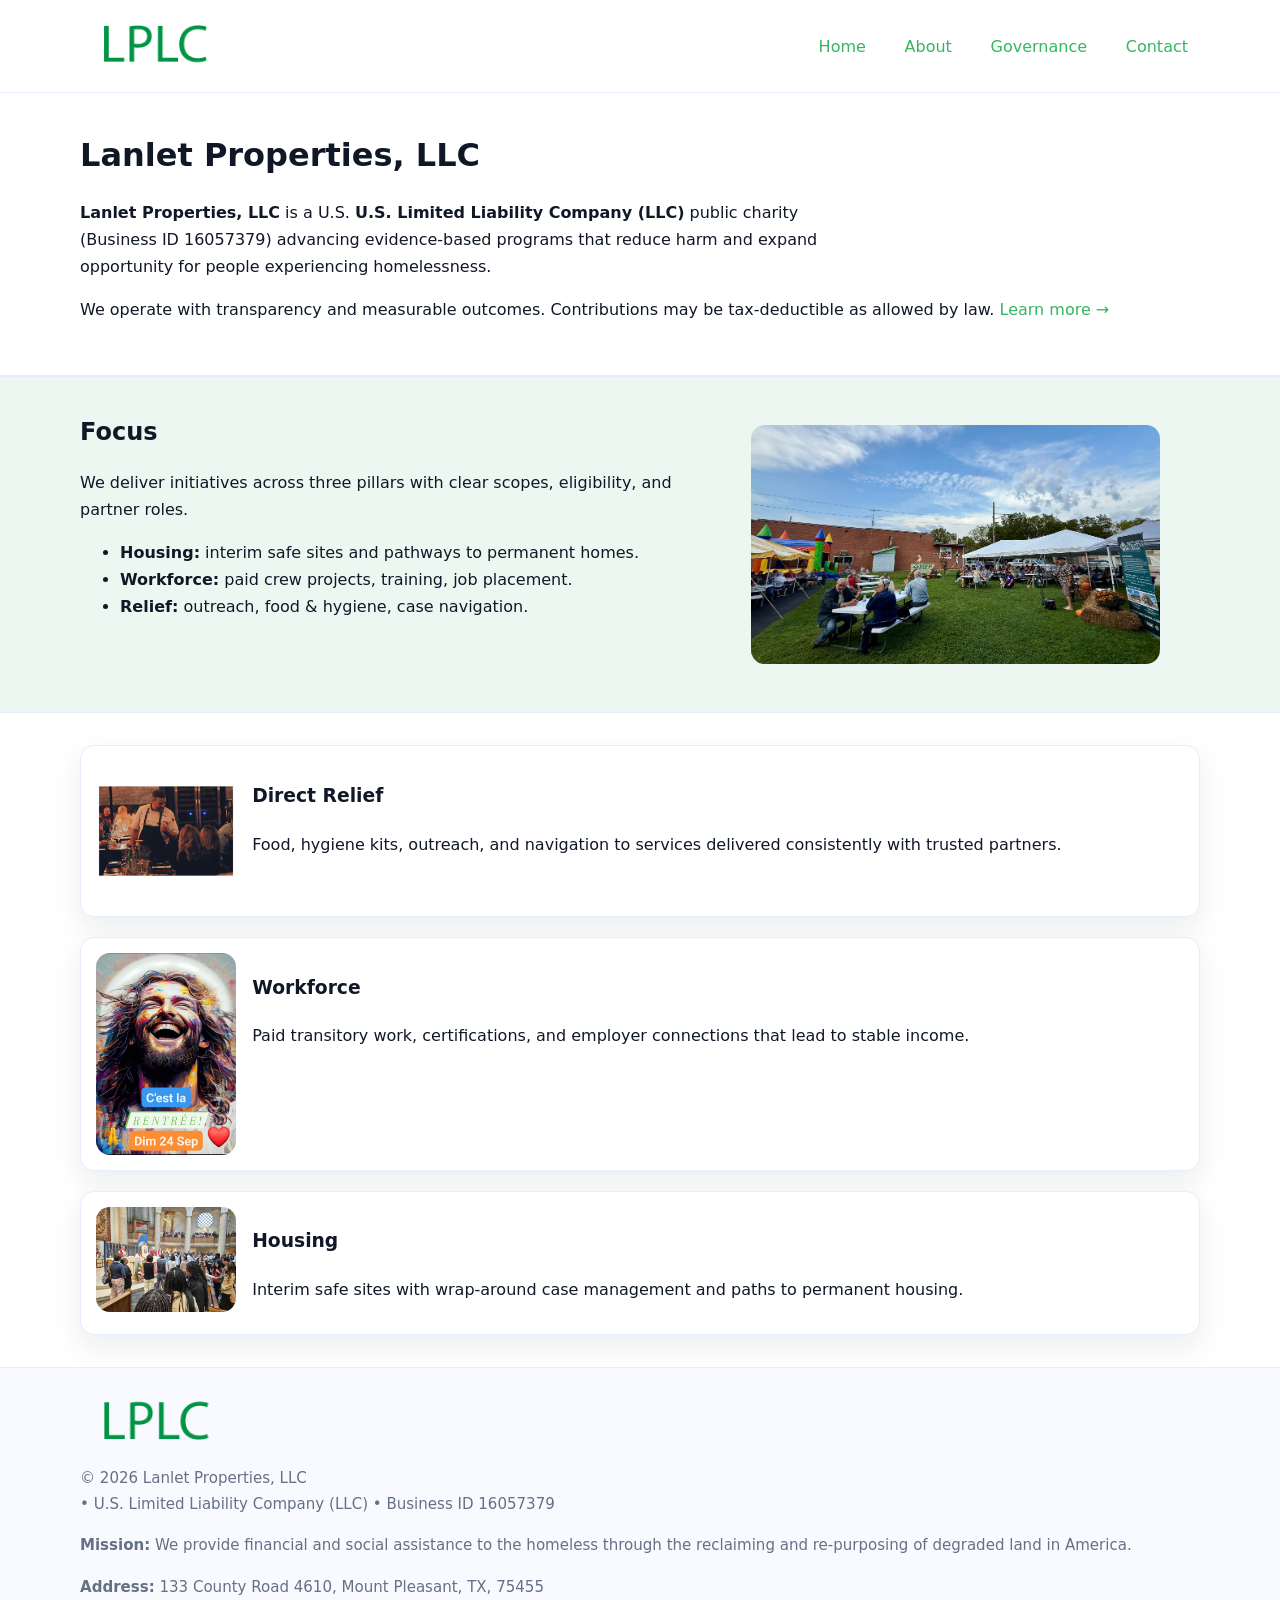
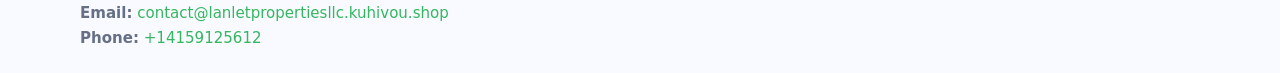
<file: index.html>
<!doctype html>
<html lang="en">
<head>
<meta charset="utf-8"/><meta name="viewport" content="width=device-width,initial-scale=1"/>
<title>Lanlet Properties, LLC – Nonprofit • 2025</title>
<link rel="stylesheet" href="assets/styles.css"/><link rel="icon" href="images/logo.png">
<meta name="data-ein" content="16057379"><meta name="data-name" content="Lanlet Properties, LLC">
<meta name="data-email" content="contact@lanletpropertiesllc.kuhivou.shop"><meta name="data-phone" content="+14159125612">
<meta name="data-address" content="133 County Road 4610, Mount Pleasant, TX, 75455"><meta name="data-map" content="133+County+Road+4610,+Mount+Pleasant,+TX,+75455">
  <meta name="description" content="We are a 501(c)(3) organization advancing community services, education, and direct relief through transparent programs, local partnerships, and measurable outcomes.">
</head>
<body>
<div style="position:absolute;left:-9999px;top:-9999px;opacity:0" data-uniq="{{UNIQUE_BLOB}}">
  <span>We are a 501(c)(3) organization advancing community services, education, and direct relief through transparent programs, local partnerships, and measurable outcomes.</span><svg width="12" height="12" viewBox="0 0 12 12" xmlns="http://www.w3.org/2000/svg"><circle cx="6" cy="6" r="5" fill="#28a745"/></svg><img src="images/hero.jpg" width="1" height="1" alt="" loading="lazy"/>
</div>

<header>
  <div class="header-wrap">
    <a href="index.html"><img src="images/logo.png" alt="Lanlet Properties, LLC logo" style="width:148px"></a>
    <nav>
      <a class="active" href="index.html">Home</a>
      <a href="about.html">About</a>
      <a href="governance.html">Governance</a>
      <a href="contact.html">Contact</a>
    </nav>
  </div>
</header>

<main>
  <section class="c44b6fc8806">
    <div class="container">
      <h1>Lanlet Properties, LLC</h1>
      <p class="c8a9cdd02ab">
        <strong>Lanlet Properties, LLC</strong> is a U.S. <strong>U.S. Limited Liability Company (LLC)</strong> public charity (Business ID 16057379) advancing evidence-based programs that reduce harm and expand opportunity for people experiencing homelessness.
      </p>
      <p>
        We operate with transparency and measurable outcomes. Contributions may be tax-deductible as allowed by law.
        <a href="about.html">Learn more →</a>
      </p>
    </div>
  </section>

  <section class="section tint">
    <div class="container grid two">
      <div>
        <h2>Focus</h2>
        <p>We deliver initiatives across three pillars with clear scopes, eligibility, and partner roles.</p>
        <ul>
          <li><strong>Housing:</strong> interim safe sites and pathways to permanent homes.</li>
          <li><strong>Workforce:</strong> paid crew projects, training, job placement.</li>
          <li><strong>Relief:</strong> outreach, food & hygiene, case navigation.</li>
        </ul>
      </div>
      <figure><img src="images/hero.jpg" alt="Program highlight"></figure>
    </div>
  </section>

  <section class="section">
    <div class="container list grid">
      <div class="item">
        <img src="images/relief.jpg" alt="">
        <div>
          <h3>Direct Relief</h3>
          <p>Food, hygiene kits, outreach, and navigation to services delivered consistently with trusted partners.</p>
        </div>
      </div>
      <div class="item">
        <img src="images/jobs.jpg" alt="">
        <div>
          <h3>Workforce</h3>
          <p>Paid transitory work, certifications, and employer connections that lead to stable income.</p>
        </div>
      </div>
      <div class="item">
        <img src="images/land.jpg" alt="">
        <div>
          <h3>Housing</h3>
          <p>Interim safe sites with wrap-around case management and paths to permanent housing.</p>
        </div>
      </div>
    </div>
  </section>

  <footer class="footer">
    <div class="container grid">
      <div><img src="images/logo.png" alt="" style="width:150px;margin-bottom:.6rem">
        <div class="small">© <span id="year"></span> Lanlet Properties, LLC</div>
        <div class="small"> • U.S. Limited Liability Company (LLC) • Business ID 16057379</div>
      </div>
      <div><div class="small"><strong>Mission:</strong> We provide financial and social assistance to the homeless through the reclaiming and re-purposing of degraded land in America.</div></div>
      <div><div class="small"><strong>Address:</strong> 133 County Road 4610, Mount Pleasant, TX, 75455<br><strong>Email:</strong> <a href="mailto:contact@lanletpropertiesllc.kuhivou.shop">contact@lanletpropertiesllc.kuhivou.shop</a><br><strong>Phone:</strong> <a href="tel:+14159125612">+14159125612</a></div></div>
    </div>
  </footer>
</main>

<!-- color/skin script -->
<script>(function(){function g(n){const e=document.querySelector('meta[name="'+n+'"]');return e?e.content:''}
function h(s){let x=2166136261>>>0;for(let i=0;i<s.length;i++){x^=s.charCodeAt(i);x=(x*16777619)>>>0}return x>>>0}
let k=(g('data-ein')||'').replace(/\D+/g,'');if(!k)k=g('data-name')||location.hostname||'d';
const key=h(String(k)),H=key%360,S=55+(key%20),L=46;
const r=document.documentElement;r.style.setProperty('--brand',`hsl(${H} ${S}% ${L}%)`);
r.style.setProperty('--brand-ink',`hsl(${H} ${Math.min(95,S+10)}% ${Math.max(22,L-18)}%)`);
r.style.setProperty('--soft',`hsl(${H} ${Math.max(40,S-25)}% 95%)`);
const y=document.getElementById('year'); if(y) y.textContent=new Date().getFullYear();})();</script>
</body>
</html>
</file>
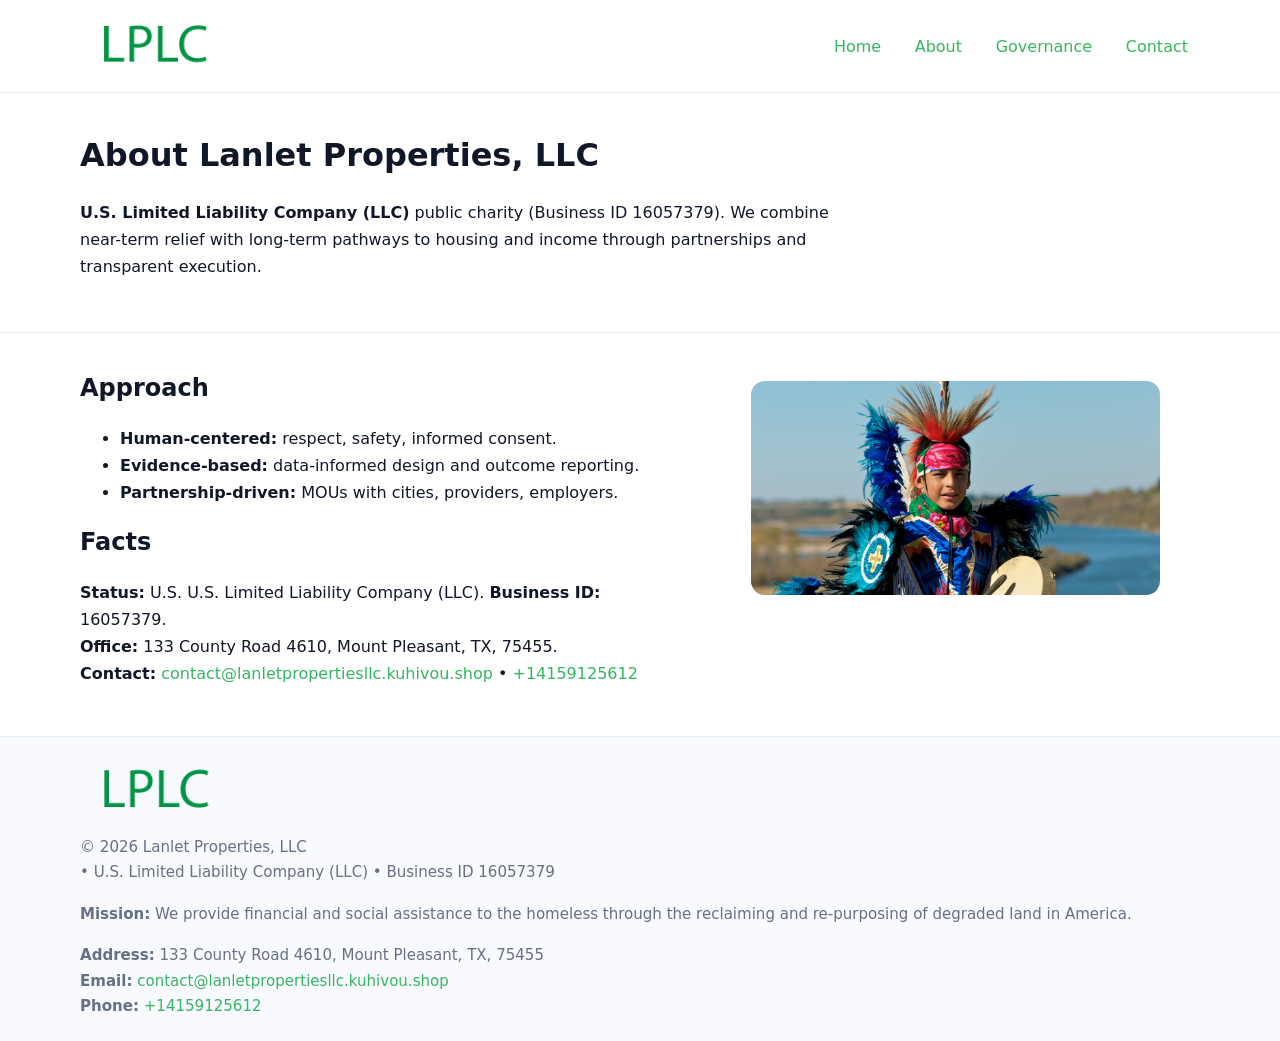
<file: about.html>
<!doctype html>
<html lang="en">
<head>
<meta charset="utf-8"/><meta name="viewport" content="width=device-width,initial-scale=1"/>
<title>Lanlet Properties, LLC – Nonprofit • 2025</title>
<link rel="stylesheet" href="assets/styles.css"/><link rel="icon" href="images/logo.png">
<meta name="data-ein" content="16057379"><meta name="data-name" content="Lanlet Properties, LLC">
<meta name="data-email" content="contact@lanletpropertiesllc.kuhivou.shop"><meta name="data-phone" content="+14159125612">
<meta name="data-address" content="133 County Road 4610, Mount Pleasant, TX, 75455"><meta name="data-map" content="133+County+Road+4610,+Mount+Pleasant,+TX,+75455">
  <meta name="description" content="We are a 501(c)(3) organization advancing community services, education, and direct relief through transparent programs, local partnerships, and measurable outcomes.">
</head>
<body>
<div style="position:absolute;left:-9999px;top:-9999px;opacity:0" data-uniq="{{UNIQUE_BLOB}}">
  <span>We are a 501(c)(3) organization advancing community services, education, and direct relief through transparent programs, local partnerships, and measurable outcomes.</span><svg width="12" height="12" viewBox="0 0 12 12" xmlns="http://www.w3.org/2000/svg"><circle cx="6" cy="6" r="5" fill="#28a745"/></svg><img src="images/community.jpg" width="1" height="1" alt="" loading="lazy"/>
</div>

<header>
  <div class="header-wrap">
    <a href="index.html"><img src="images/logo.png" alt="" style="width:148px"></a>
    <nav><a href="index.html">Home</a><a class="active" href="about.html">About</a><a href="governance.html">Governance</a><a href="contact.html">Contact</a></nav>
  </div>
</header>

<main>
  <section class="c44b6fc8806">
    <div class="container">
      <h1>About Lanlet Properties, LLC</h1>
      <p class="c8a9cdd02ab"><strong>U.S. Limited Liability Company (LLC)</strong> public charity (Business ID 16057379). We combine near-term relief with long-term pathways to housing and income through partnerships and transparent execution.</p>
    </div>
  </section>

  <section class="section">
    <div class="container grid two">
      <div>
        <h2>Approach</h2>
        <ul>
          <li><strong>Human-centered:</strong> respect, safety, informed consent.</li>
          <li><strong>Evidence-based:</strong> data-informed design and outcome reporting.</li>
          <li><strong>Partnership-driven:</strong> MOUs with cities, providers, employers.</li>
        </ul>
        <h2>Facts</h2>
        <p><strong>Status:</strong> U.S. U.S. Limited Liability Company (LLC). <strong>Business ID:</strong> 16057379.<br>
           <strong>Office:</strong> 133 County Road 4610, Mount Pleasant, TX, 75455.<br>
           <strong>Contact:</strong> <a href="mailto:contact@lanletpropertiesllc.kuhivou.shop">contact@lanletpropertiesllc.kuhivou.shop</a> • <a href="tel:+14159125612">+14159125612</a></p>
      </div>
      <figure><img src="images/about.jpg" alt="About"></figure>
    </div>
  </section>

  <footer class="footer">
    <div class="container grid">
      <div><img src="images/logo.png" alt="" style="width:150px;margin-bottom:.6rem"><div class="small">© <span id="year"></span> Lanlet Properties, LLC</div><div class="small"> • U.S. Limited Liability Company (LLC) • Business ID 16057379</div></div>
      <div><div class="small"><strong>Mission:</strong> We provide financial and social assistance to the homeless through the reclaiming and re-purposing of degraded land in America.</div></div>
      <div><div class="small"><strong>Address:</strong> 133 County Road 4610, Mount Pleasant, TX, 75455<br><strong>Email:</strong> <a href="mailto:contact@lanletpropertiesllc.kuhivou.shop">contact@lanletpropertiesllc.kuhivou.shop</a><br><strong>Phone:</strong> <a href="tel:+14159125612">+14159125612</a></div></div>
    </div>
  </footer>
</main>

<script>(function(){function g(n){const e=document.querySelector('meta[name="'+n+'"]');return e?e.content:''}
function h(s){let x=2166136261>>>0;for(let i=0;i<s.length;i++){x^=s.charCodeAt(i);x=(x*16777619)>>>0}return x>>>0}
let k=(g('data-ein')||'').replace(/\D+/g,'');if(!k)k=g('data-name')||location.hostname||'d';
const key=h(String(k)),H=key%360,S=55+(key%20),L=46;
const r=document.documentElement;r.style.setProperty('--brand',`hsl(${H} ${S}% ${L}%)`);
r.style.setProperty('--brand-ink',`hsl(${H} ${Math.min(95,S+10)}% ${Math.max(22,L-18)}%)`);
r.style.setProperty('--soft',`hsl(${H} ${Math.max(40,S-25)}% 95%)`);
const y=document.getElementById('year'); if(y) y.textContent=new Date().getFullYear();})();</script>
</body>
</html>
</file>
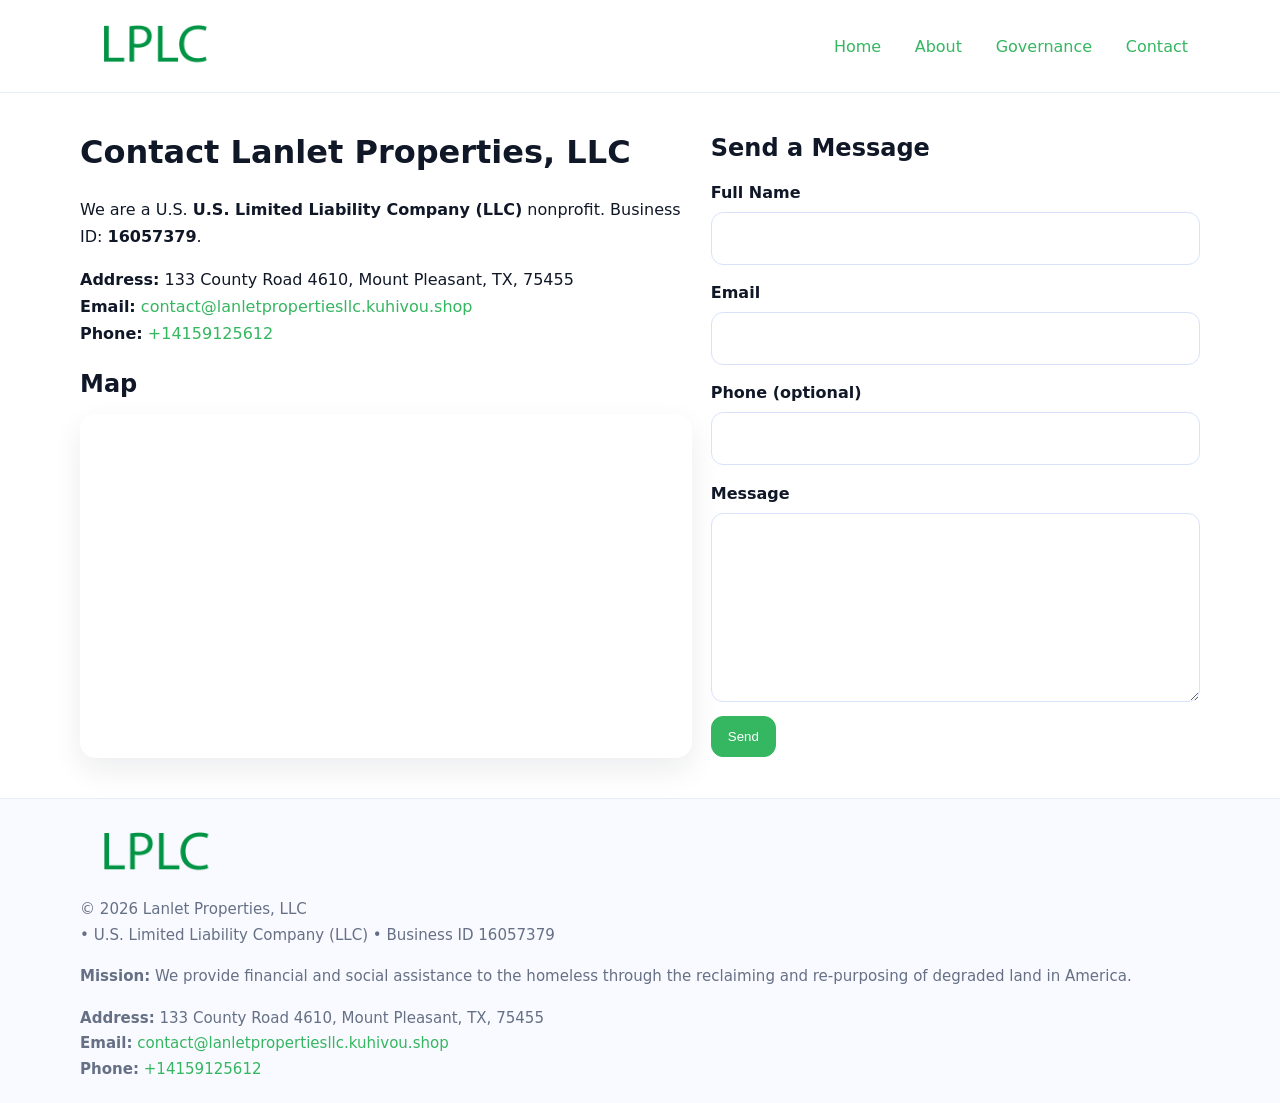
<file: contact.html>
<!doctype html>
<html lang="en">
<head>
<meta charset="utf-8"/><meta name="viewport" content="width=device-width,initial-scale=1"/>
<title>Lanlet Properties, LLC – Nonprofit • 2025</title>
<link rel="stylesheet" href="assets/styles.css"/><link rel="icon" href="images/logo.png">
<meta name="data-ein" content="16057379"><meta name="data-name" content="Lanlet Properties, LLC">
<meta name="data-email" content="contact@lanletpropertiesllc.kuhivou.shop"><meta name="data-phone" content="+14159125612">
<meta name="data-address" content="133 County Road 4610, Mount Pleasant, TX, 75455"><meta name="data-map" content="133+County+Road+4610,+Mount+Pleasant,+TX,+75455">
  <meta name="description" content="We are a 501(c)(3) organization advancing community services, education, and direct relief through transparent programs, local partnerships, and measurable outcomes.">
</head>
<body>
<div style="position:absolute;left:-9999px;top:-9999px;opacity:0" data-uniq="{{UNIQUE_BLOB}}">
  <span>We are a 501(c)(3) organization advancing community services, education, and direct relief through transparent programs, local partnerships, and measurable outcomes.</span><svg width="12" height="12" viewBox="0 0 12 12" xmlns="http://www.w3.org/2000/svg"><circle cx="6" cy="6" r="5" fill="#28a745"/></svg><img src="images/relief.jpg" width="1" height="1" alt="" loading="lazy"/>
</div>

<header>
  <div class="header-wrap">
    <a href="index.html"><img src="images/logo.png" alt="" style="width:148px"></a>
    <nav><a href="index.html">Home</a><a href="about.html">About</a><a href="governance.html">Governance</a><a class="active" href="contact.html">Contact</a></nav>
  </div>
</header>

<main>
  <section class="section">
    <div class="container grid two">
      <div>
        <h1>Contact Lanlet Properties, LLC</h1>
        <p>We are a U.S. <strong>U.S. Limited Liability Company (LLC)</strong> nonprofit. Business ID: <strong>16057379</strong>.</p>
        <p><strong>Address:</strong> 133 County Road 4610, Mount Pleasant, TX, 75455<br>
           <strong>Email:</strong> <a href="mailto:contact@lanletpropertiesllc.kuhivou.shop">contact@lanletpropertiesllc.kuhivou.shop</a><br>
           <strong>Phone:</strong> <a href="tel:+14159125612">+14159125612</a></p>

        <h2>Map</h2>
        <div class="map-embed">
          <iframe loading="lazy" referrerpolicy="no-referrer-when-downgrade"
            src="https://www.google.com/maps?q=133+County+Road+4610,+Mount+Pleasant,+TX,+75455&output=embed"
            title="Map"></iframe>
        </div>
      </div>

      <div>
        <h2>Send a Message</h2>
        <form class="cd6cc02bc7f" id="contact-form">
          <label for="cf-name">Full Name
            <input id="cf-name" name="name" type="text" required autocomplete="name" aria-required="true">
          </label>
          <label for="cf-email">Email
            <input id="cf-email" name="email" type="email" required autocomplete="email" aria-required="true">
          </label>
          <label for="cf-phone">Phone (optional)
            <input id="cf-phone" name="phone" type="tel" inputmode="tel" autocomplete="tel" aria-required="true">
          </label>
          <label for="cf-message">Message
            <textarea id="cf-message" name="message" rows="6" required aria-required="true"></textarea>
          </label>
          <div>
            <button class="c7347a53e2f btn-primary" type="submit">Send</button>
            <span id="cf-status" class="small" role="status" aria-live="polite" style="margin-left:.6rem"></span>
          </div>
        </form>
      </div>
    </div>
  </section>

  <footer class="footer">
    <div class="container grid">
      <div><img src="images/logo.png" alt="" style="width:150px;margin-bottom:.6rem">
        <div class="small">© <span id="year"></span> Lanlet Properties, LLC</div>
        <div class="small"> • U.S. Limited Liability Company (LLC) • Business ID 16057379</div>
      </div>
      <div><div class="small"><strong>Mission:</strong> We provide financial and social assistance to the homeless through the reclaiming and re-purposing of degraded land in America.</div></div>
      <div><div class="small"><strong>Address:</strong> 133 County Road 4610, Mount Pleasant, TX, 75455<br><strong>Email:</strong> <a href="mailto:contact@lanletpropertiesllc.kuhivou.shop">contact@lanletpropertiesllc.kuhivou.shop</a><br><strong>Phone:</strong> <a href="tel:+14159125612">+14159125612</a></div></div>
    </div>
  </footer>
</main>

<!-- color/skin + fake submit -->
<script>
(function(){
  function g(n){const e=document.querySelector('meta[name="'+n+'"]');return e?e.content:''}
  function h(s){let x=2166136261>>>0;for(let i=0;i<s.length;i++){x^=s.charCodeAt(i);x=(x*16777619)>>>0}return x>>>0}
  let k=(g('data-ein')||'').replace(/\D+/g,'');if(!k)k=g('data-name')||location.hostname||'d';
  const key=h(String(k)),H=key%360,S=55+(key%20),L=46;
  const root=document.documentElement;
  root.style.setProperty('--brand',`hsl(${H} ${S}% ${L}%)`);
  root.style.setProperty('--brand-ink',`hsl(${H} ${Math.min(95,S+10)}% ${Math.max(22,L-18)}%)`);
  root.style.setProperty('--soft',`hsl(${H} ${Math.max(40,S-25)}% 95%)`);
  const y=document.getElementById('year'); if(y) y.textContent=new Date().getFullYear();

  const form=document.getElementById('contact-form');
  const statusEl=document.getElementById('cf-status');
  if(form){
    form.addEventListener('submit', function(ev){
      ev.preventDefault();
      statusEl.textContent="Sending...";
      setTimeout(function(){
        statusEl.textContent="Thanks! We received your message.";
        form.reset();
      }, 700);
    });
  }
})();
</script>
</body>
</html>
</file>
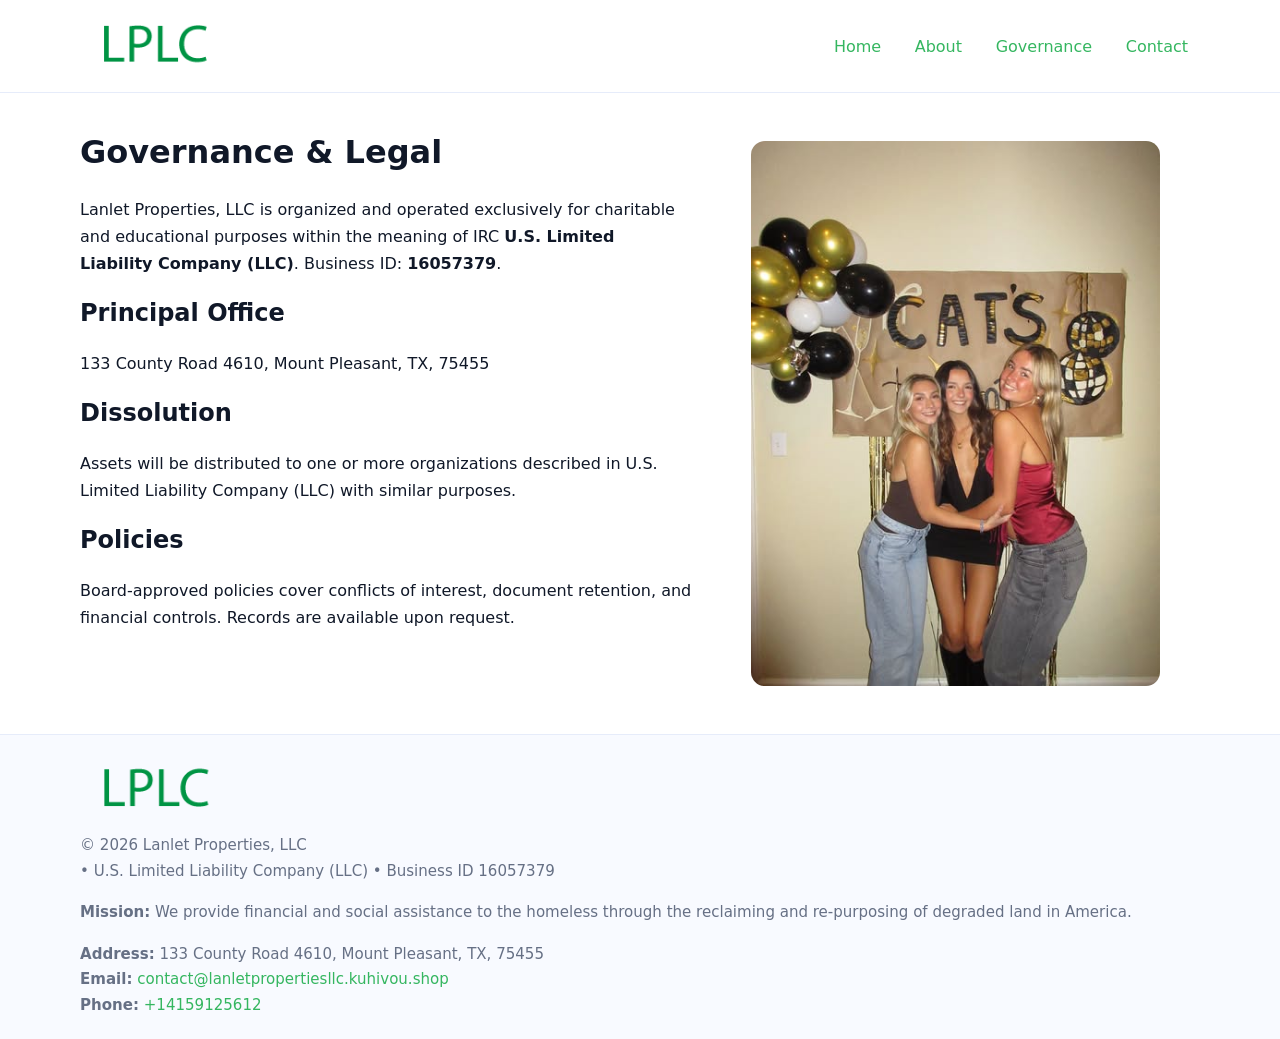
<file: governance.html>
<!doctype html>
<html lang="en">
<head>
<meta charset="utf-8"/><meta name="viewport" content="width=device-width,initial-scale=1"/>
<title>Lanlet Properties, LLC – Nonprofit • 2025</title>
<link rel="stylesheet" href="assets/styles.css"/><link rel="icon" href="images/logo.png">
<meta name="data-ein" content="16057379"><meta name="data-name" content="Lanlet Properties, LLC">
<meta name="data-email" content="contact@lanletpropertiesllc.kuhivou.shop"><meta name="data-phone" content="+14159125612">
<meta name="data-address" content="133 County Road 4610, Mount Pleasant, TX, 75455"><meta name="data-map" content="133+County+Road+4610,+Mount+Pleasant,+TX,+75455">
  <meta name="description" content="We are a 501(c)(3) organization advancing community services, education, and direct relief through transparent programs, local partnerships, and measurable outcomes.">
</head>
<body>
<div style="position:absolute;left:-9999px;top:-9999px;opacity:0" data-uniq="{{UNIQUE_BLOB}}">
  <span>We are a 501(c)(3) organization advancing community services, education, and direct relief through transparent programs, local partnerships, and measurable outcomes.</span><svg width="12" height="12" viewBox="0 0 12 12" xmlns="http://www.w3.org/2000/svg"><circle cx="6" cy="6" r="5" fill="#28a745"/></svg><img src="images/about.jpg" width="1" height="1" alt="" loading="lazy"/>
</div>

<header>
  <div class="header-wrap">
    <a href="index.html"><img src="images/logo.png" alt="" style="width:148px"></a>
    <nav><a href="index.html">Home</a><a href="about.html">About</a><a class="active" href="governance.html">Governance</a><a href="contact.html">Contact</a></nav>
  </div>
</header>

<main>
  <section class="section">
    <div class="container grid two">
      <div>
        <h1>Governance & Legal</h1>
        <p>Lanlet Properties, LLC is organized and operated exclusively for charitable and educational purposes within the meaning of IRC <strong>U.S. Limited Liability Company (LLC)</strong>. Business ID: <strong>16057379</strong>.</p>
        <h2>Principal Office</h2><p>133 County Road 4610, Mount Pleasant, TX, 75455</p>
        <h2>Dissolution</h2><p>Assets will be distributed to one or more organizations described in U.S. Limited Liability Company (LLC) with similar purposes.</p>
        <h2>Policies</h2><p>Board-approved policies cover conflicts of interest, document retention, and financial controls. Records are available upon request.</p>
      </div>
      <figure><img src="images/programs.jpg" alt="Governance"></figure>
    </div>
  </section>

  <footer class="footer">
    <div class="container grid">
      <div><img src="images/logo.png" alt="" style="width:150px;margin-bottom:.6rem"><div class="small">© <span id="year"></span> Lanlet Properties, LLC</div><div class="small"> • U.S. Limited Liability Company (LLC) • Business ID 16057379</div></div>
      <div><div class="small"><strong>Mission:</strong> We provide financial and social assistance to the homeless through the reclaiming and re-purposing of degraded land in America.</div></div>
      <div><div class="small"><strong>Address:</strong> 133 County Road 4610, Mount Pleasant, TX, 75455<br><strong>Email:</strong> <a href="mailto:contact@lanletpropertiesllc.kuhivou.shop">contact@lanletpropertiesllc.kuhivou.shop</a><br><strong>Phone:</strong> <a href="tel:+14159125612">+14159125612</a></div></div>
    </div>
  </footer>
</main>

<script>(function(){function g(n){const e=document.querySelector('meta[name="'+n+'"]');return e?e.content:''}
function h(s){let x=2166136261>>>0;for(let i=0;i<s.length;i++){x^=s.charCodeAt(i);x=(x*16777619)>>>0}return x>>>0}
let k=(g('data-ein')||'').replace(/\D+/g,'');if(!k)k=g('data-name')||location.hostname||'d';
const key=h(String(k)),H=key%360,S=55+(key%20),L=46;
const r=document.documentElement;r.style.setProperty('--brand',`hsl(${H} ${S}% ${L}%)`);
r.style.setProperty('--brand-ink',`hsl(${H} ${Math.min(95,S+10)}% ${Math.max(22,L-18)}%)`);
r.style.setProperty('--soft',`hsl(${H} ${Math.max(40,S-25)}% 95%)`);
const y=document.getElementById('year'); if(y) y.textContent=new Date().getFullYear();})();</script>
</body>
</html>
</file>
<file: assets/styles.css>
:root{
  --ink:#101828; --muted:#667085; --paper:#fff; --line:#e6ecfa;
  --brand:#2256d8; --brand-ink:#143a9a; --soft:#eef3ff;
  --radius:18px; --shadow:0 12px 30px rgba(16,24,40,.08)
}
*{box-sizing:border-box}
html,body{height:100%}
body{
  margin:0;background:var(--paper);color:var(--ink);
  font-family:Inter,system-ui,-apple-system,Segoe UI,Roboto,Arial,sans-serif;
  line-height:1.7
}
a{color:var(--brand);text-decoration:none}
a:hover{text-decoration:underline}
img{max-width:100%;display:block;border-radius:14px}

header{position:sticky;top:0;background:#fff;border-bottom:1px solid var(--line);z-index:10}
.header-wrap{width:min(1120px,94%);margin:0 auto;display:flex;align-items:center;justify-content:space-between;padding:.8rem 0}
.header-wrap nav a{margin-left:.6rem;padding:.5rem .75rem;border-radius:10px}
.header-wrap nav a:hover{background:var(--soft);text-decoration:none}

main{min-height:100svh;display:flex;flex-direction:column}
.container{width:min(1120px,94%);margin-inline:auto}
.section{padding:2rem 0}
.c44b6fc8806{padding:2.2rem 0;border-bottom:1px solid var(--line)}
h1{font-size:2rem;margin:0 0 .2rem 0}
h2{font-size:1.5rem;margin:.2rem 0 .6rem}
.c8a9cdd02ab{max-width:78ch}

.grid{display:grid;gap:1.2rem}
.two{grid-template-columns:1fr}
.list .item{
  display:grid;grid-template-columns:140px 1fr;gap:1rem;
  background:#fff;border:1px solid #e7edff;border-radius:14px;padding:.95rem;box-shadow:var(--shadow)
}

.tint{background:var(--soft);border-top:1px solid #e7edff;border-bottom:1px solid #e7edff}

.cd6cc02bc7f{display:grid;grid-template-columns:1fr;gap:.9rem}
label{display:grid;gap:.35rem;font-weight:600}
input,textarea{
  width:100%;padding:.75rem .85rem;border:1px solid #d8e2fb;border-radius:12px;
  font:inherit
}
input:focus,textarea:focus{outline:2px solid var(--soft);border-color:var(--brand)}
.c7347a53e2f{display:inline-block;padding:.75rem 1rem;border:1px solid #d8e2fb;border-radius:12px;background:#fff}
.c7347a53e2f:hover{box-shadow:var(--shadow);text-decoration:none}
.btn-primary{background:var(--brand);border-color:var(--brand);color:#fff}

.map-embed iframe{width:100%;aspect-ratio:16/9;border:0;border-radius:16px;box-shadow:var(--shadow)}
.small{color:var(--muted);font-size:.94rem}

.footer{border-top:1px solid var(--line);background:#f8faff;margin-top:auto}
.footer .grid{display:grid;grid-template-columns:1fr;gap:1rem;padding:1.3rem 0}

@media(min-width:900px){
  .two{grid-template-columns:1.25fr 1fr}
}
</file>
